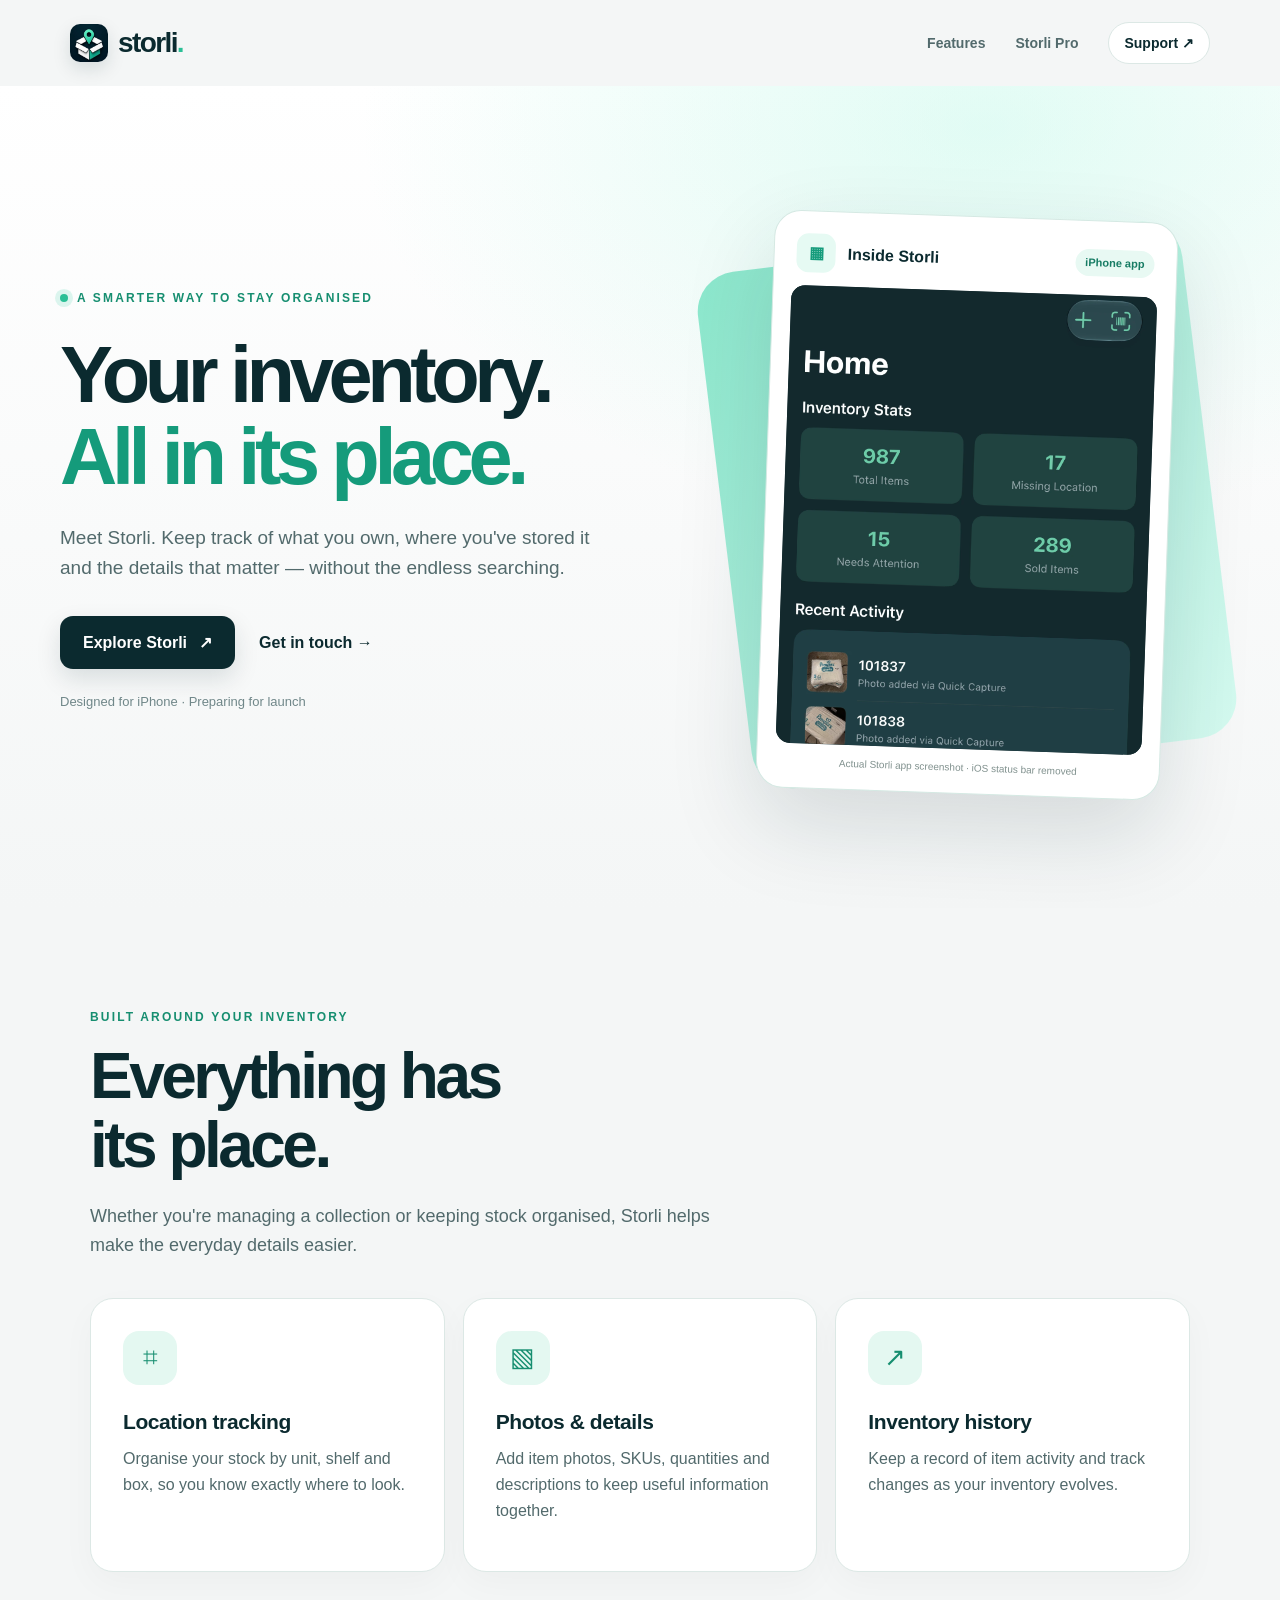
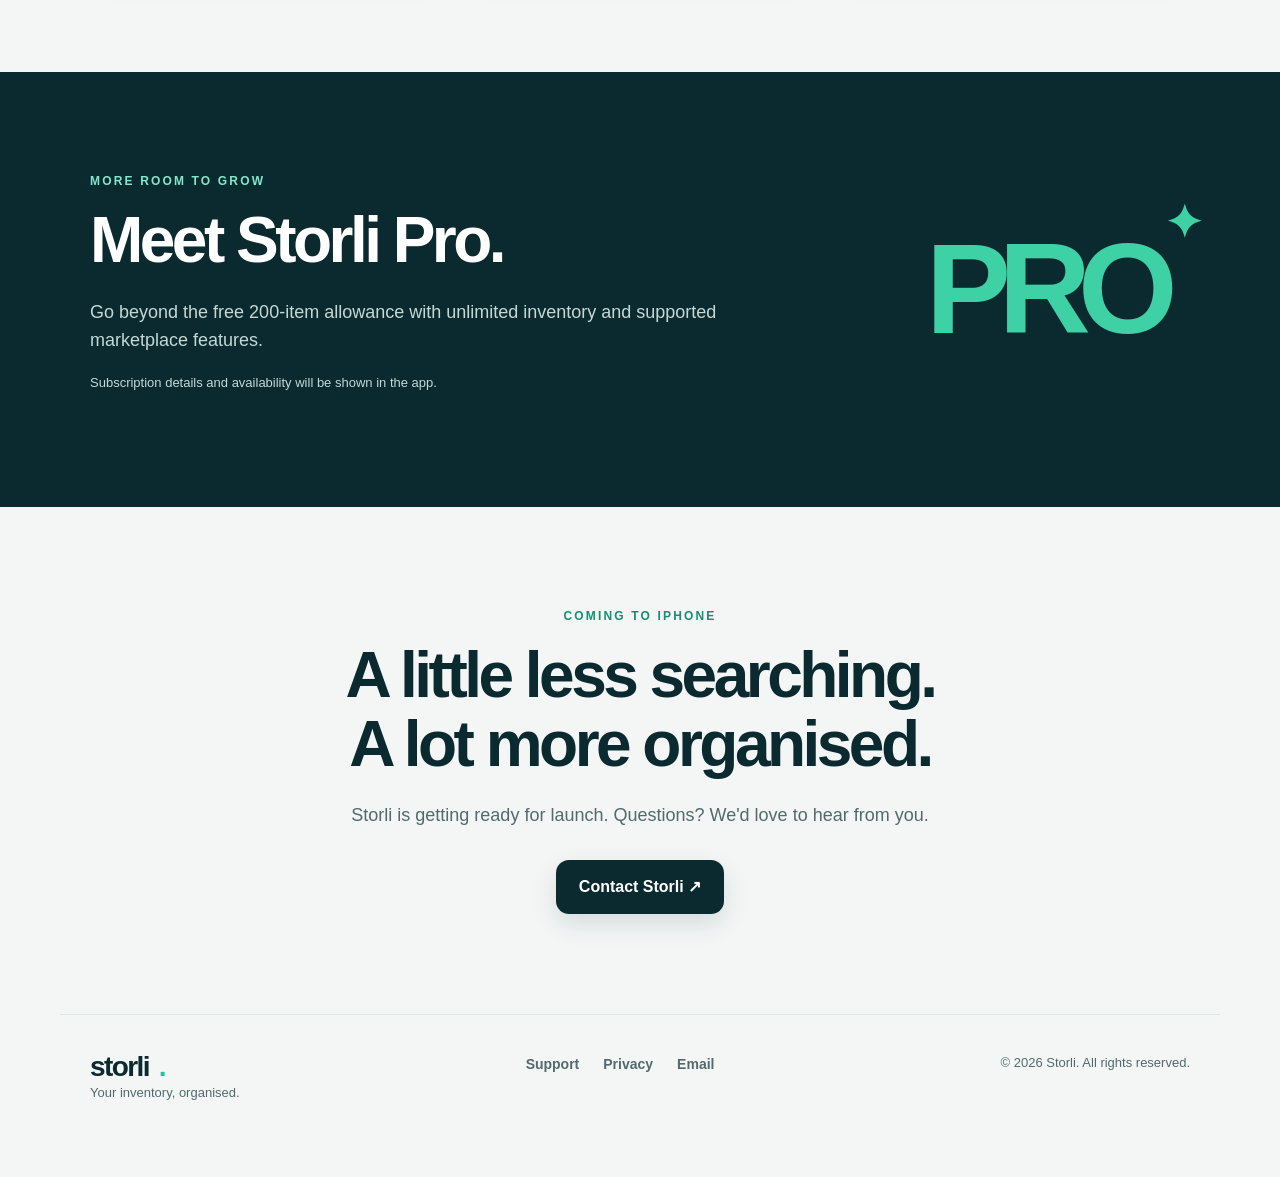
<file: index.html>
<!doctype html>
<html lang="en"><head><meta charset="utf-8"><meta name="viewport" content="width=device-width,initial-scale=1"><meta name="theme-color" content="#0B2A2F"><meta name="description" content="Storli helps you organise your inventory, track where items are stored and find stock fast."><title>Storli — Your inventory, organised.</title><link rel="stylesheet" href="styles.css"></head>
<body>
<header class="nav"><a class="brand" href="/" aria-label="Storli home"><img class="brand-icon" src="assets/storli-icon.png" alt="" width="38" height="38"><span class="brand-wordmark">storli<span class="word-dot">.</span></span></a><nav aria-label="Main navigation"><a href="#features">Features</a><a href="#pro">Storli Pro</a><a class="nav-cta" href="support.html">Support ↗</a></nav></header>
<main>
<section class="hero"><div class="hero-inner"><div class="hero-copy reveal"><div class="eyebrow">A smarter way to stay organised</div><h1>Your inventory.<br><em>All in its place.</em></h1><p>Meet Storli. Keep track of what you own, where you've stored it and the details that matter — without the endless searching.</p><div class="actions"><a class="button" href="#features">Explore Storli <span aria-hidden="true">↗</span></a><a class="quiet" href="support.html">Get in touch →</a></div><p class="micro">Designed for iPhone · Preparing for launch</p></div>
<div class="preview-shell reveal"><div class="preview preview-real"><div class="preview-head"><span class="preview-icon">▦</span><span>Inside Storli</span><span class="preview-count">iPhone app</span></div><div class="screen-crop"><img src="assets/storli-home-original.webp" alt="Storli Home dashboard showing inventory statistics and recent activity" width="1206" height="1880" loading="eager"></div><div class="preview-foot">Actual Storli app screenshot · iOS status bar removed</div></div></div></section>
<section class="section" id="features"><div class="section-label">Built around your inventory</div><h2>Everything has<br>its place.</h2><p class="section-intro">Whether you're managing a collection or keeping stock organised, Storli helps make the everyday details easier.</p><div class="features"><article><div class="feature-icon">⌗</div><h3>Location tracking</h3><p>Organise your stock by unit, shelf and box, so you know exactly where to look.</p></article><article><div class="feature-icon">▧</div><h3>Photos & details</h3><p>Add item photos, SKUs, quantities and descriptions to keep useful information together.</p></article><article><div class="feature-icon">↗</div><h3>Inventory history</h3><p>Keep a record of item activity and track changes as your inventory evolves.</p></article></div></section>
<div class="pro-wrap"><section class="section pro" id="pro"><div><div class="section-label">More room to grow</div><h2>Meet Storli Pro.</h2><p>Go beyond the free 200-item allowance with unlimited inventory and supported marketplace features.</p><p class="pro-note">Subscription details and availability will be shown in the app.</p></div><div class="pro-mark" aria-label="Storli Pro">PRO<span>✦</span></div></section></div>
<section class="section final-cta"><div class="section-label">Coming to iPhone</div><h2>A little less searching.<br>A lot more organised.</h2><p>Storli is getting ready for launch. Questions? We'd love to hear from you.</p><a class="button" href="mailto:support@storliapp.co.uk">Contact Storli ↗</a></section>
</main><footer><div><a class="brand" href="/">storli<span class="word-dot">.</span></a><p>Your inventory, organised.</p></div><div class="footer-links"><a href="support.html">Support</a><a href="privacy.html">Privacy</a><a href="mailto:support@storliapp.co.uk">Email</a></div><small>© <span id="year"></span> Storli. All rights reserved.</small></footer><script src="script.js"></script></body></html>
</file>
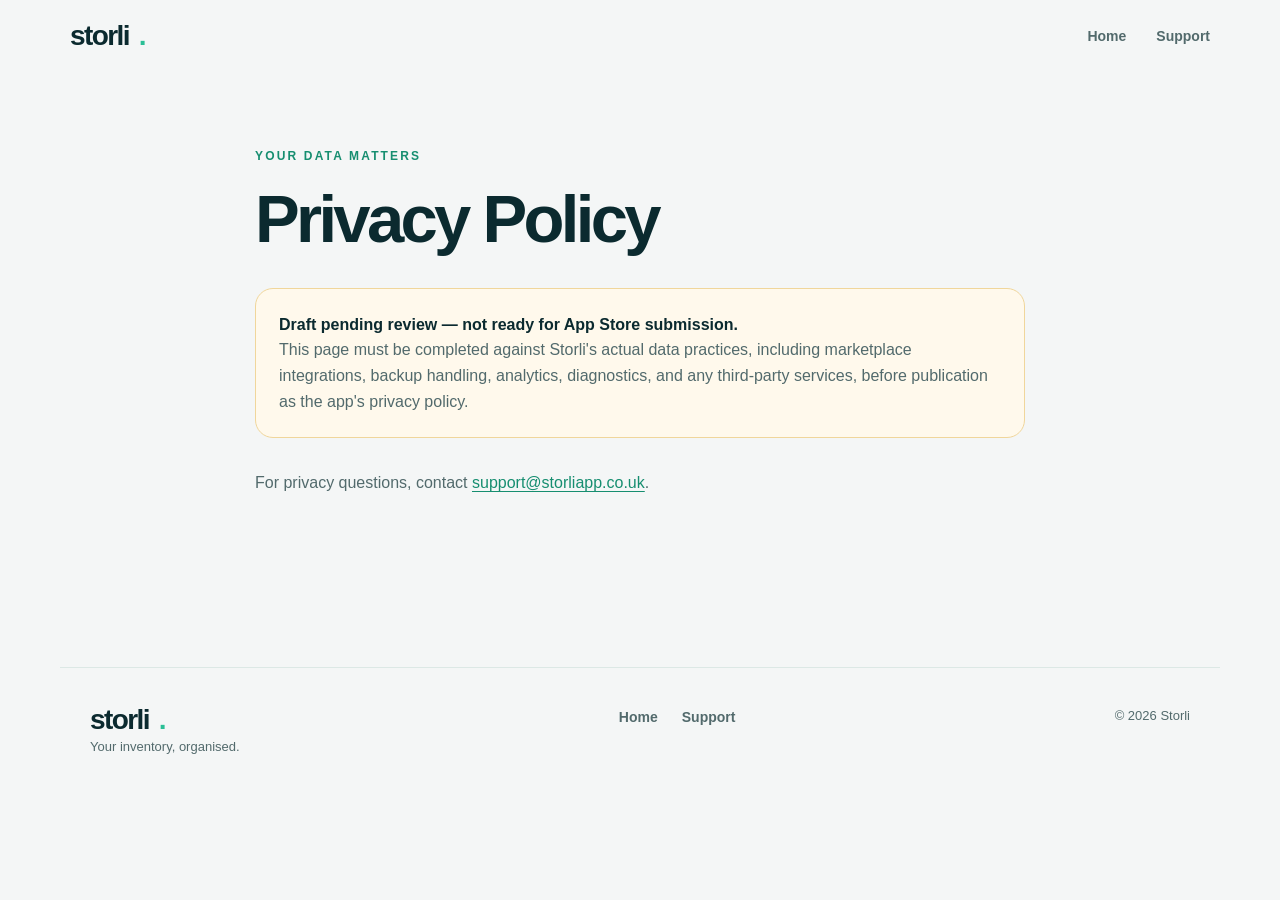
<file: privacy.html>
<!doctype html><html lang="en"><head><meta charset="utf-8"><meta name="viewport" content="width=device-width,initial-scale=1"><meta name="theme-color" content="#0B2A2F"><title>Privacy Policy — Storli</title><link rel="icon" type="image/png" href="favicon.png"><link rel="apple-touch-icon" href="apple-touch-icon.png"><link rel="stylesheet" href="styles.css"></head><body><header class="nav"><a class="brand" href="/">storli<span class="word-dot">.</span></a><nav><a href="/">Home</a><a href="support.html">Support</a></nav></header><main class="subpage"><div class="section-label">YOUR DATA MATTERS</div><h1>Privacy Policy</h1><div class="notice"><strong>Draft pending review — not ready for App Store submission.</strong><p>This page must be completed against Storli's actual data practices, including marketplace integrations, backup handling, analytics, diagnostics, and any third-party services, before publication as the app's privacy policy.</p></div><p>For privacy questions, contact <a href="mailto:support@storliapp.co.uk">support@storliapp.co.uk</a>.</p></main><footer><div><a class="brand" href="/">storli<span class="word-dot">.</span></a><p>Your inventory, organised.</p></div><div class="footer-links"><a href="/">Home</a><a href="support.html">Support</a></div><small>© <span id="year"></span> Storli</small></footer><script src="script.js"></script></body></html>
</file>
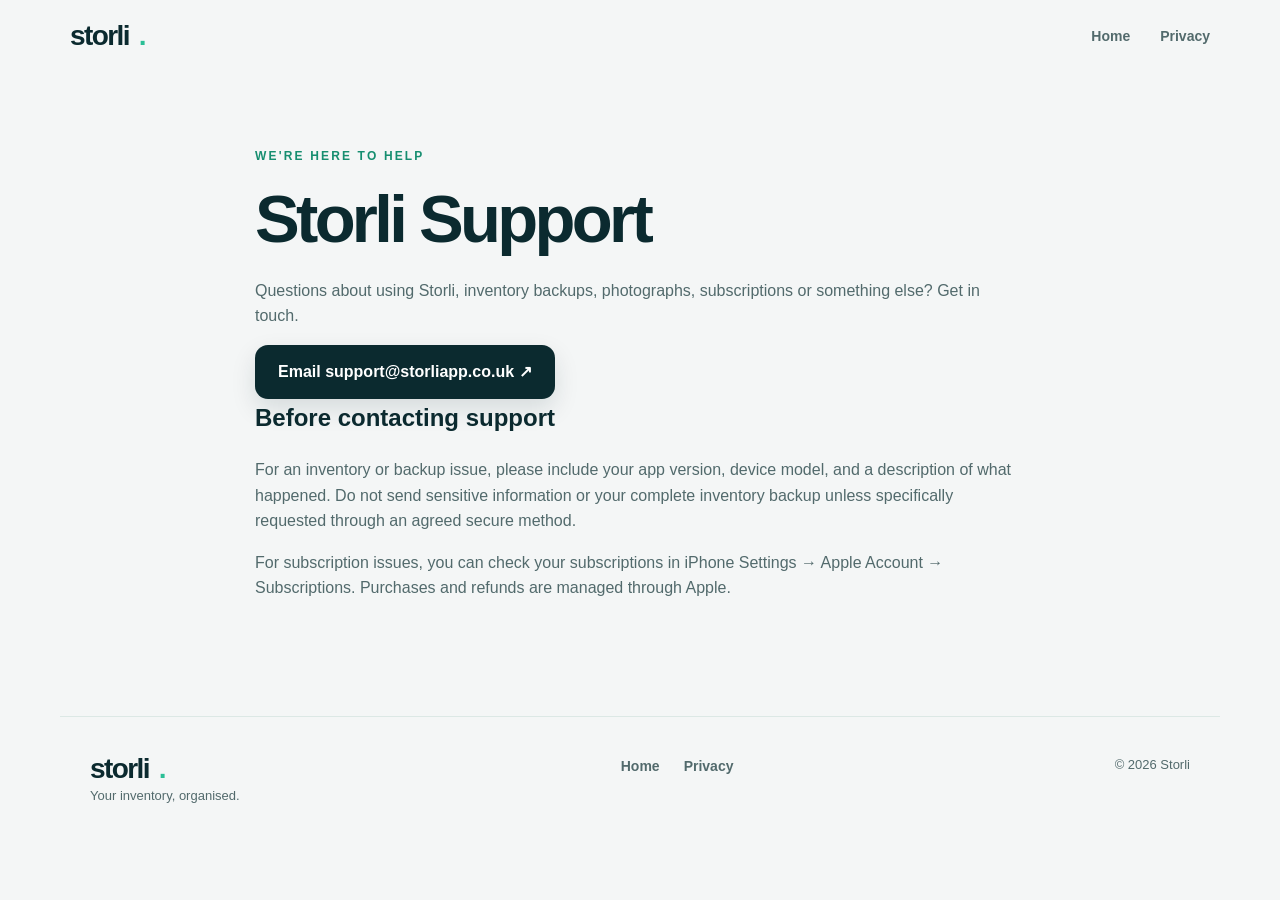
<file: support.html>
<!doctype html><html lang="en"><head><meta charset="utf-8"><meta name="viewport" content="width=device-width,initial-scale=1"><meta name="theme-color" content="#0B2A2F"><title>Support — Storli</title><link rel="icon" type="image/png" href="favicon.png"><link rel="apple-touch-icon" href="apple-touch-icon.png"><link rel="stylesheet" href="styles.css"></head><body><header class="nav"><a class="brand" href="/">storli<span class="word-dot">.</span></a><nav><a href="/">Home</a><a href="privacy.html">Privacy</a></nav></header><main class="subpage"><div class="section-label">WE'RE HERE TO HELP</div><h1>Storli Support</h1><p>Questions about using Storli, inventory backups, photographs, subscriptions or something else? Get in touch.</p><a class="button" href="mailto:support@storliapp.co.uk?subject=Storli%20Support">Email support@storliapp.co.uk ↗</a><h2>Before contacting support</h2><p>For an inventory or backup issue, please include your app version, device model, and a description of what happened. Do not send sensitive information or your complete inventory backup unless specifically requested through an agreed secure method.</p><p>For subscription issues, you can check your subscriptions in iPhone Settings → Apple Account → Subscriptions. Purchases and refunds are managed through Apple.</p></main><footer><div><a class="brand" href="/">storli<span class="word-dot">.</span></a><p>Your inventory, organised.</p></div><div class="footer-links"><a href="/">Home</a><a href="privacy.html">Privacy</a></div><small>© <span id="year"></span> Storli</small></footer><script src="script.js"></script></body></html>
</file>
<file: styles.css>
:root{color-scheme:light;--mint:#3ED1A6;--mint-deep:#2BBF96;--ink:#0B2A2F;--bg:#F4F6F6;--white:#fff;--muted:#526a6c;--line:#dce8e5;--shadow:0 24px 65px rgba(11,42,47,.09)}*{box-sizing:border-box}html{scroll-behavior:smooth}body{margin:0;color:var(--ink);background:var(--bg);font-family:-apple-system,BlinkMacSystemFont,"Segoe UI",sans-serif;line-height:1.6;-webkit-font-smoothing:antialiased}a{color:inherit;text-decoration:none}a:focus-visible,button:focus-visible{outline:3px solid var(--mint-deep);outline-offset:4px}.nav{display:flex;align-items:center;justify-content:space-between;gap:18px;max-width:1200px;margin:auto;padding:22px 30px}.brand{display:inline-flex;align-items:center;gap:10px;font-size:28px;font-weight:800;letter-spacing:-1.6px;line-height:1}.brand span.word-dot{color:var(--mint-deep)}.brand-icon{width:38px;height:38px;display:grid;place-items:center;background:var(--ink);color:var(--mint);border-radius:12px;box-shadow:0 7px 18px #0b2a2f20}.brand-icon svg{width:24px;height:24px}.brand-icon[aria-label]{position:relative}.brand-icon:after{content:"";position:absolute;inset:0;border:1px solid #ffffff28;border-radius:12px}nav{display:flex;align-items:center;gap:30px}nav a,.footer-links a{font-size:14px;font-weight:650;color:var(--muted)}nav a:hover,.footer-links a:hover{color:var(--mint-deep)}.nav .nav-cta{border:1px solid var(--line);background:#fff;padding:9px 15px;border-radius:999px;color:var(--ink)}.hero{position:relative;overflow:hidden;padding:102px 25px 86px;background:radial-gradient(ellipse 65% 65% at 77% 5%,#baf8e66e,transparent 75%),linear-gradient(180deg,#fff 0%,var(--bg) 100%)}.hero-inner{max-width:1160px;margin:auto;display:grid;grid-template-columns:1.08fr .92fr;align-items:center;gap:60px}.eyebrow,.section-label{font-size:12px;letter-spacing:.18em;font-weight:800;color:#168e70;text-transform:uppercase}.eyebrow{display:inline-flex;align-items:center;gap:9px}.eyebrow:before{content:"";width:8px;height:8px;border-radius:50%;background:var(--mint-deep);box-shadow:0 0 0 5px #3ed1a62b}h1,h2,h3,p{margin-top:0}.hero h1{font-size:clamp(48px,6.2vw,85px);line-height:1.04;letter-spacing:-.068em;margin:24px 0}.hero h1 em{font-style:normal;color:#159b7b}.hero p{font-size:19px;color:var(--muted);max-width:550px}.actions{display:flex;align-items:center;flex-wrap:wrap;gap:24px;margin-top:32px}.button{display:inline-flex;align-items:center;justify-content:center;gap:12px;background:var(--ink);color:#fff;padding:14px 23px;border-radius:13px;font-weight:750;box-shadow:0 10px 24px #0b2a2f20;transition:transform .2s,background .2s}.button:hover{transform:translateY(-2px);background:#15515a}.quiet{font-weight:700;color:var(--ink)}.quiet:hover{color:#168e70}.micro{font-size:13px!important;color:#708789!important;margin-top:23px}.preview-shell{position:relative;padding:28px}.preview-shell:before{content:"";position:absolute;inset:9% -3%;border-radius:40px;background:linear-gradient(135deg,#8be7cc,#d5faf0);transform:rotate(-7deg)}.preview{position:relative;border:1px solid #d5e9e3;background:#fff;border-radius:27px;padding:25px;box-shadow:0 35px 90px #0b2a2f24;transform:rotate(2deg)}.preview-head{display:flex;align-items:center;gap:12px;font-weight:800}.preview-icon{display:grid;place-items:center;width:39px;height:39px;border-radius:12px;background:#e6faf3;color:#159b7b}.preview-count{margin-left:auto;background:#e8f9f3;color:#177c64;border-radius:999px;padding:5px 10px;font-size:11px}.searchbar{background:#f4f7f6;border:1px solid #e7eeeb;color:#80918e;border-radius:11px;padding:11px 14px;margin:21px 0;font-size:13px}.sample-grid{display:grid;grid-template-columns:repeat(2,1fr);gap:13px}.sample{border:1px solid #e6eeeb;border-radius:16px;overflow:hidden;background:#fff}.illustration{height:115px;display:grid;place-items:center;background:linear-gradient(140deg,#eaf8f3,#d8f0e9);font-size:44px}.sample-body{padding:12px 13px;display:flex;flex-direction:column;gap:2px}.sample b{font-size:13px}.sample small{font-size:11px;color:#6b8581}.preview-foot{font-size:10px;text-align:center;color:#80918e;margin-top:17px}.section{max-width:1160px;margin:auto;padding:100px 30px}.section h2{font-size:clamp(39px,5vw,64px);line-height:1.08;letter-spacing:-.055em;margin:15px 0 22px}.section-intro{max-width:620px;color:var(--muted);font-size:18px;margin-bottom:38px}.features{display:grid;grid-template-columns:repeat(3,1fr);gap:18px}.features article{padding:32px;border:1px solid var(--line);border-radius:23px;background:#fff;box-shadow:0 12px 35px #0b2a2f08;transition:transform .2s,box-shadow .2s}.features article:hover{transform:translateY(-4px);box-shadow:var(--shadow)}.feature-icon{display:grid;place-items:center;width:54px;height:54px;border-radius:16px;background:#e4f8f1;color:#168e70;font-size:26px}.features h3{margin:20px 0 8px;font-size:21px;letter-spacing:-.02em}.features p,.pro p,.final-cta p{color:var(--muted);font-size:16px}.pro-wrap{background:var(--ink);color:#fff;overflow:hidden}.pro{display:flex;justify-content:space-between;align-items:center;gap:40px}.pro .section-label{color:#83e7c9}.pro>div:first-child{max-width:670px}.pro p{color:#c4d9d6;font-size:18px}.pro-mark{position:relative;font-size:clamp(68px,10vw,150px);font-weight:900;letter-spacing:-.1em;color:var(--mint)}.pro-mark span{font-size:.35em;vertical-align:top}.pro-note{font-size:13px!important}.final-cta{text-align:center}.final-cta p{font-size:18px;margin-bottom:30px}footer{max-width:1160px;margin:auto;padding:38px 30px 60px;border-top:1px solid var(--line);display:flex;justify-content:space-between;align-items:start;gap:22px;flex-wrap:wrap}footer p,footer small{color:var(--muted);font-size:13px}.footer-links{display:flex;gap:24px;flex-wrap:wrap}.subpage{max-width:830px;margin:75px auto 115px;padding:0 30px;min-height:45vh}.subpage h1{font-size:clamp(43px,6vw,67px);line-height:1.1;letter-spacing:-.055em;margin:16px 0 22px}.subpage p,.subpage li{color:var(--muted)}.subpage a:not(.button){color:#168e70;text-decoration:underline;text-underline-offset:3px}.notice{border:1px solid #f0d69b;background:#fff9ec;border-radius:18px;padding:23px;margin:32px 0}.notice p{margin-bottom:0}.info-card{background:#fff;border:1px solid var(--line);padding:26px;border-radius:20px;margin:30px 0}.info-card h2{margin-bottom:8px}.info-card p:last-child{margin-bottom:0}.reveal{animation:fadeUp .65s both}@keyframes fadeUp{from{opacity:0;transform:translateY(18px)}to{opacity:1;transform:translateY(0)}}@media(prefers-reduced-motion:reduce){html{scroll-behavior:auto}.reveal{animation:none}.button,.features article{transition:none}}@media(max-width:850px){.hero-inner{grid-template-columns:1fr;gap:35px}.hero{padding-top:65px}.hero-copy{text-align:center}.hero p{margin-left:auto;margin-right:auto}.actions{justify-content:center}.micro{text-align:center}.preview-shell{max-width:540px;margin:auto;width:100%}.features{grid-template-columns:1fr 1fr}.pro-mark{font-size:100px}}@media(max-width:620px){.nav{padding:17px 20px}.brand{font-size:24px}.brand-icon{width:34px;height:34px}nav{gap:14px}nav a{font-size:12px}nav .nav-cta{display:none}.hero{padding:62px 18px 70px}.hero h1{font-size:clamp(46px,12vw,66px)}.hero p{font-size:17px}.actions{gap:20px}.preview-shell{padding:10px}.preview{padding:15px;border-radius:20px}.illustration{height:85px}.section{padding:75px 22px}.features{grid-template-columns:1fr}.pro{display:block}.pro-mark{margin-top:25px;font-size:90px}.subpage{margin-top:55px;padding:0 22px}footer{display:block;padding:32px 22px 55px}.footer-links{margin:23px 0}} 

/* Production app icon extracted from the supplied launch screenshot. */
.brand-icon{display:block;object-fit:cover;background:transparent;border-radius:10px;box-shadow:0 7px 18px #0b2a2f20;flex-shrink:0}.brand-icon:after{content:none}

/* Final consolidated branding and screenshot layout. */
.nav .brand {display:inline-flex;align-items:center;justify-content:flex-start;gap:10px;flex:0 0 auto;white-space:nowrap;}
.nav .brand-wordmark {display:inline-block;font-size:inherit;font-weight:800;letter-spacing:-1.6px;line-height:1;}
.nav .brand-wordmark .word-dot {color:var(--mint-deep);}
.nav .brand-icon {width:38px;height:38px;display:block;flex:0 0 38px;object-fit:cover;}
.hero-inner > * {min-width:0;}
.preview-shell {width:100%;max-width:460px;min-width:0;margin-inline:auto;}
.preview-real {width:100%;max-width:100%;min-width:0;padding:18px;overflow:hidden;transform:rotate(2deg);}
.preview-real .preview-head {padding:4px 4px 13px;}
.preview-real .screen-crop {position:relative;display:block;width:100%;height:auto;aspect-ratio:4/5;overflow:hidden;border-radius:14px;background:#112a2e;}
.preview-real .screen-crop img {display:block;width:100%;height:100%;max-width:none;max-height:none;object-fit:cover;object-position:center top;}
.preview-real .preview-foot {line-height:1.4;margin-top:12px;}
@media(max-width:850px){.hero-inner{grid-template-columns:minmax(0,1fr);}}
@media(max-width:620px){.nav .brand-icon{width:34px;height:34px;flex-basis:34px}.preview-shell{max-width:360px;padding:14px}.preview-real{padding:13px}.preview-real .screen-crop{border-radius:12px}.preview-real .preview-head{font-size:13px}.preview-real .preview-count{font-size:10px}}
</file>
